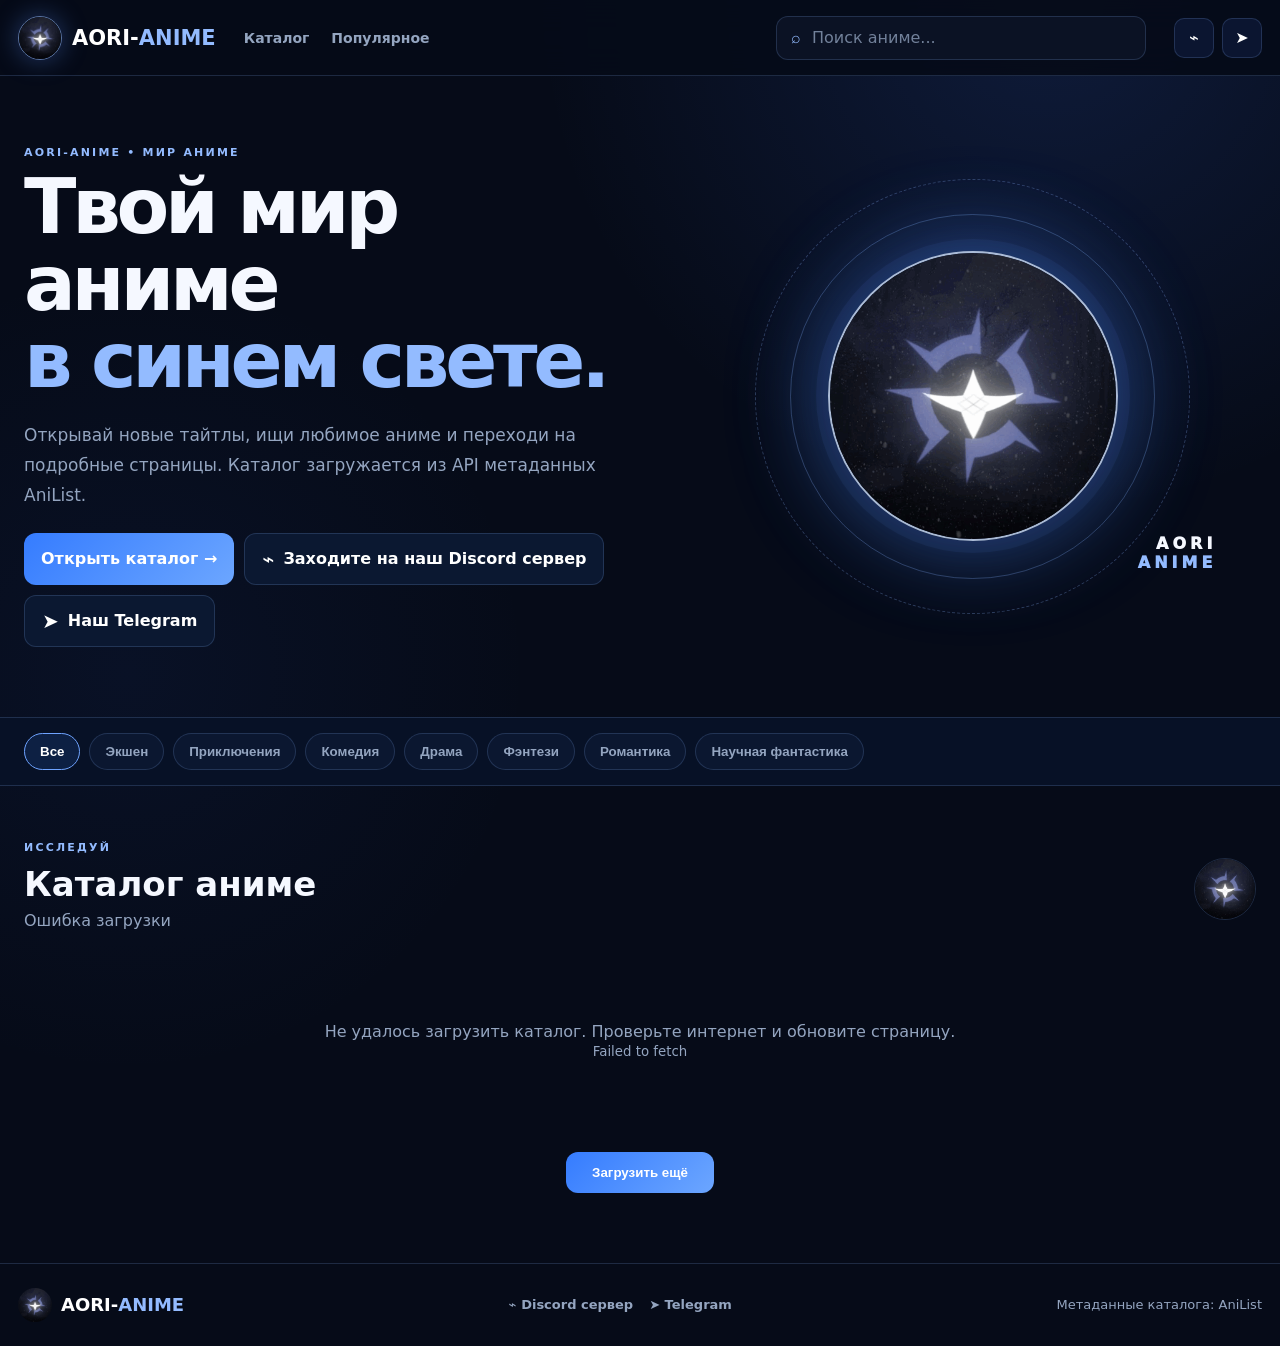
<file: index.html>
<!doctype html>
<html lang="ru">
<head>
  <meta charset="utf-8">
  <meta name="viewport" content="width=device-width,initial-scale=1">
  <title>AORI-ANIME — каталог аниме</title>
  <link rel="stylesheet" href="styles.css">
</head>
<body>
<header class="header">
  <a class="logo" href="./index.html">
    <img src="./aori-avatar.gif" alt="AORI-ANIME">
    <span>AORI-<b>ANIME</b></span>
  </a>

  <nav class="nav">
    <a href="#catalog">Каталог</a>
    <a href="#popular">Популярное</a>
  </nav>

  <label class="searchbox">
    <span>⌕</span>
    <input id="search" type="search" placeholder="Поиск аниме...">
  </label>

  <div class="header-social">
    <a class="icon-btn discord" href="https://discord.gg/aori" target="_blank" rel="noopener" title="Discord">⌁</a>
    <a class="icon-btn telegram" href="https://t.me/dscaori" target="_blank" rel="noopener" title="Telegram">➤</a>
  </div>
</header>

<main>
  <section class="hero">
    <div class="hero-copy">
      <p class="eyebrow">AORI-ANIME • МИР АНИМЕ</p>
      <h1>Твой мир аниме<br><span>в синем свете.</span></h1>
      <p class="lead">Открывай новые тайтлы, ищи любимое аниме и переходи на подробные страницы. Каталог загружается из API метаданных AniList.</p>
      <div class="hero-actions">
        <a class="primary" href="#catalog">Открыть каталог →</a>
        <a class="social-btn discord" href="https://discord.gg/aori" target="_blank" rel="noopener"><strong>⌁</strong> Заходите на наш Discord сервер</a>
        <a class="social-btn telegram" href="https://t.me/dscaori" target="_blank" rel="noopener"><strong>➤</strong> Наш Telegram</a>
      </div>
    </div>

    <div class="avatar-area" aria-label="AORI-ANIME">
      <div class="ring ring-a"></div>
      <div class="ring ring-b"></div>
      <div class="glow"></div>
      <img class="hero-avatar" src="./aori-avatar.gif" alt="Аватар сервера AORI-ANIME">
      <div class="avatar-caption">AORI<br><span>ANIME</span></div>
    </div>
  </section>

  <section class="filters" id="popular">
    <div class="filters-inner">
      <button class="genre active" data-genre="">Все</button>
      <button class="genre" data-genre="Action">Экшен</button>
      <button class="genre" data-genre="Adventure">Приключения</button>
      <button class="genre" data-genre="Comedy">Комедия</button>
      <button class="genre" data-genre="Drama">Драма</button>
      <button class="genre" data-genre="Fantasy">Фэнтези</button>
      <button class="genre" data-genre="Romance">Романтика</button>
      <button class="genre" data-genre="Sci-Fi">Научная фантастика</button>
    </div>
  </section>

  <section class="catalog-section" id="catalog">
    <div class="section-head">
      <div>
        <p class="eyebrow">ИССЛЕДУЙ</p>
        <h2 id="heading">Каталог аниме</h2>
        <p id="status" class="substatus">Подключаем каталог...</p>
      </div>
      <img class="small-avatar" src="./aori-avatar.gif" alt="">
    </div>

    <div id="grid" class="grid">
      <div class="loading">Загрузка аниме...</div>
    </div>

    <div class="more-wrap">
      <button id="more" class="more">Загрузить ещё</button>
    </div>
  </section>
</main>

<footer>
  <div class="footer-logo"><img src="./aori-avatar.gif" alt=""> AORI-<b>ANIME</b></div>
  <div class="footer-links">
    <a class="discord" href="https://discord.gg/aori" target="_blank" rel="noopener">⌁ Discord сервер</a>
    <a class="telegram" href="https://t.me/dscaori" target="_blank" rel="noopener">➤ Telegram</a>
  </div>
  <span>Метаданные каталога: AniList</span>
</footer>

<script src="app.js"></script>
</body>
</html>
</file>
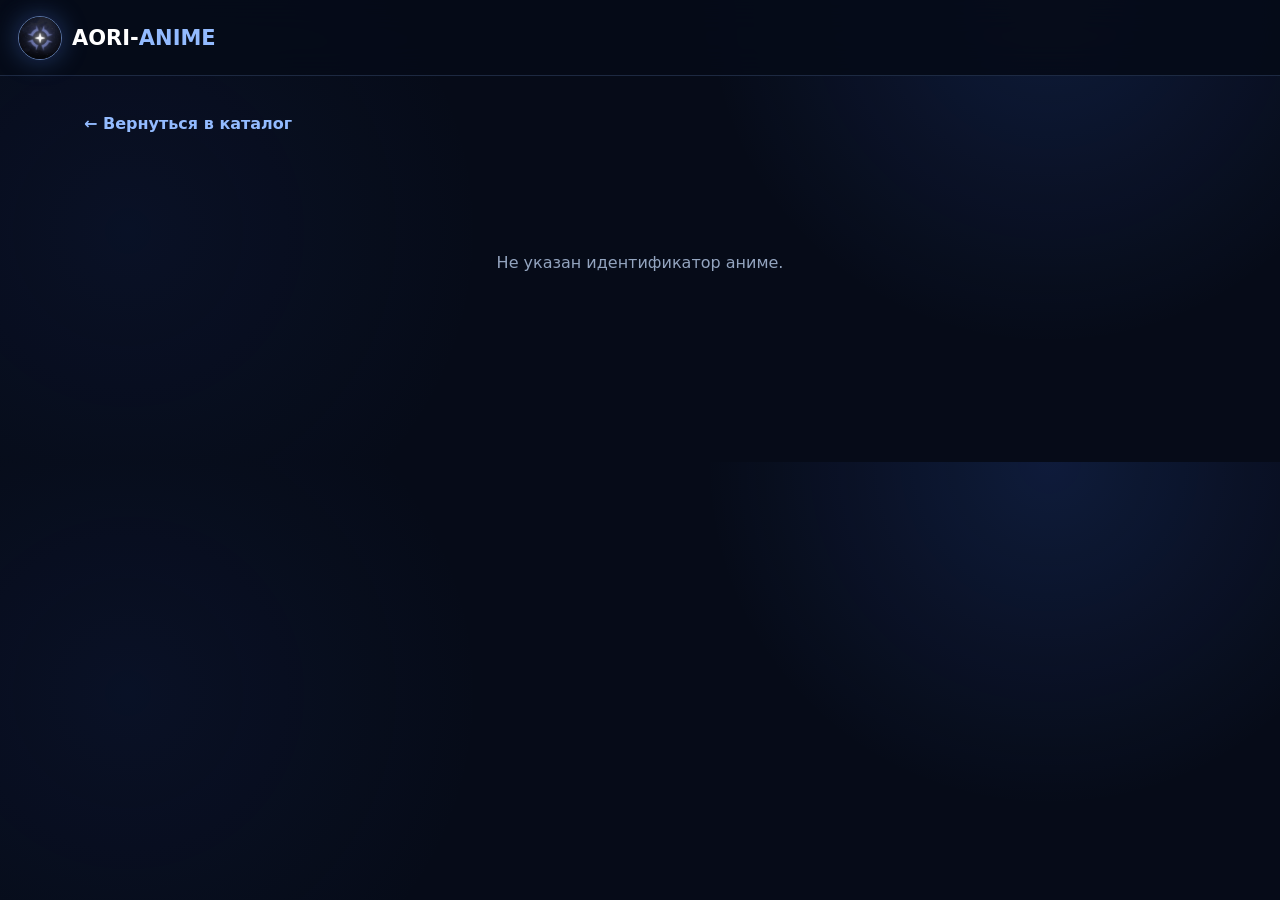
<file: anime.html>
<!doctype html>
<html lang="ru">
<head>
<meta charset="utf-8">
<meta name="viewport" content="width=device-width,initial-scale=1">
<title>AORI-ANIME</title>
<link rel="stylesheet" href="styles.css">
<style>
.detail{max-width:1160px;margin:auto;padding:38px 24px 70px}
.back{color:#93bbff;text-decoration:none;font-weight:800}
.detail-grid{display:grid;grid-template-columns:270px 1fr;gap:38px;margin-top:30px}
.detail-grid img{width:100%;border-radius:18px;border:1px solid var(--line)}
.detail-grid h1{font-size:clamp(36px,6vw,66px);margin:8px 0 14px}
.desc{color:var(--muted);line-height:1.8;font-size:16px}
.player{margin-top:38px;border:1px solid var(--line);border-radius:18px;overflow:hidden;background:#081329}
.player-head{padding:15px 20px;border-bottom:1px solid var(--line);display:flex;justify-content:space-between;gap:10px;align-items:center;flex-wrap:wrap}
.player-controls{display:flex;gap:10px;flex-wrap:wrap;padding:14px 20px;border-bottom:1px solid var(--line);background:#09142a}
.player-controls label{display:flex;align-items:center;gap:8px;color:var(--muted);font-size:14px}
.player-controls select{background:#0b1730;color:#fff;border:1px solid var(--line);border-radius:9px;padding:9px 12px;outline:none}
.video{aspect-ratio:16/9;background:#020611;display:grid;place-items:center}
.video video{width:100%;height:100%;display:block;background:#000}
.novideo{height:100%;min-height:340px;display:grid;place-items:center;text-align:center;color:var(--muted);padding:30px}
.novideo h3{color:#fff;margin:0 0 10px}
.novideo code{display:inline-block;background:#0b1730;border:1px solid var(--line);padding:3px 7px;border-radius:7px;color:#93bbff}
.community-watch{display:flex;gap:10px;flex-wrap:wrap;margin-top:18px}
.community-watch a{padding:12px 15px;border-radius:11px;color:white;text-decoration:none;font-weight:850;border:1px solid var(--line);background:#0b1730}
.note{font-size:13px;color:var(--muted);padding:0 20px 16px;margin:0}
@media(max-width:720px){.detail-grid{grid-template-columns:1fr}.detail-grid img{max-width:240px}.detail{padding:25px 18px}}
</style>
</head>
<body>
<header class="header">
  <a class="logo" href="./index.html">
    <img src="./aori-avatar.gif" alt="AORI-ANIME">
    <span>AORI-<b>ANIME</b></span>
  </a>
</header>

<main class="detail">
  <a class="back" href="./index.html">← Вернуться в каталог</a>
  <div id="detail" class="loading">Загрузка...</div>
</main>

<script src="./streams.js"></script>
<script>
const id = new URLSearchParams(location.search).get('id');
const API = 'https://graphql.anilist.co';
const query = `query($id:Int){
  Media(id:$id,type:ANIME){
    title{romaji english native}
    coverImage{large}
    description(asHtml:false)
    genres
    seasonYear
    episodes
    averageScore
  }
}`;

const esc = s => {
  const d=document.createElement('div');
  d.textContent=s||'';
  return d.innerHTML;
};

function getTitle(a){
  return a.title.english || a.title.romaji || a.title.native || 'Без названия';
}

function playerHtml(streamData){
  if(!streamData || !Array.isArray(streamData.episodes) || !streamData.episodes.length){
    return `
      <section class="player">
        <div class="player-head">
          <b>▶ Прямой просмотр</b>
          <span class="meta">Источник пока не подключён</span>
        </div>
        <div class="video">
          <div class="novideo">
            <div>
              <h3>Для этого аниме пока нет подключённого источника</h3>
              <p>На этой странице используется только встроенный плеер; трейлеры и автоматические переходы отключены.</p>
              <p>Прямой просмотр появится автоматически, когда для этого ID будет добавлен разрешённый источник в <code>streams.js</code>.</p>
            </div>
          </div>
        </div>
      </section>`;
  }

  const eps = streamData.episodes;
  const first = eps[0];
  const audio = first.audio || [];
  if(!audio.length){
    return `<section class="player"><div class="novideo">Для выбранной серии нет подключённых дорожек.</div></section>`;
  }

  return `
    <section class="player" id="playerBox">
      <div class="player-head">
        <b>▶ Прямой просмотр</b>
        <span class="meta">Воспроизведение на AORI-ANIME</span>
      </div>
      <div class="player-controls">
        <label>Серия
          <select id="episodeSelect">
            ${eps.map((e,i)=>`<option value="${i}">${esc(e.title || ('Серия '+e.number))}</option>`).join('')}
          </select>
        </label>
        <label>Озвучка / дорожка
          <select id="audioSelect"></select>
        </label>
      </div>
      <div class="video">
        <video id="animeVideo" controls playsinline preload="metadata"></video>
      </div>
      <p class="note">Видео воспроизводится прямо на странице. Источники добавляются владельцем сайта в конфигурацию разрешённых видеопотоков.</p>
    </section>`;
}

function setupPlayer(streamData){
  if(!streamData || !streamData.episodes || !streamData.episodes.length) return;

  const episodeSelect = document.getElementById('episodeSelect');
  const audioSelect = document.getElementById('audioSelect');
  const video = document.getElementById('animeVideo');

  function fillAudio(){
    const episode = streamData.episodes[Number(episodeSelect.value)];
    const tracks = episode.audio || [];
    audioSelect.innerHTML = tracks.map((track,i)=>`<option value="${i}">${esc(track.name || ('Дорожка '+(i+1)))}</option>`).join('');
    loadTrack();
  }

  function loadTrack(){
    const episode = streamData.episodes[Number(episodeSelect.value)];
    const track = (episode.audio || [])[Number(audioSelect.value)];
    if(!track) return;

    video.pause();
    video.removeAttribute('src');
    video.innerHTML='';

    // Обычные MP4/WebM воспроизводятся встроенным HTML5-плеером.
    // Для HLS .m3u8 нужен браузер с нативной поддержкой HLS или отдельный разрешённый HLS-плеер.
    const source=document.createElement('source');
    source.src=track.src;
    source.type=track.type || '';
    video.appendChild(source);
    video.load();
  }

  episodeSelect.addEventListener('change', fillAudio);
  audioSelect.addEventListener('change', loadTrack);
  fillAudio();
}

if(!id || !Number(id)){
  document.getElementById('detail').innerHTML='<div class="loading">Не указан идентификатор аниме.</div>';
} else {
  fetch(API,{
    method:'POST',
    headers:{'Content-Type':'application/json','Accept':'application/json'},
    body:JSON.stringify({query,variables:{id:Number(id)}})
  })
  .then(r=>{
    if(!r.ok) throw Error('Ошибка сети: '+r.status);
    return r.json();
  })
  .then(j=>{
    if(j.errors) throw Error(j.errors[0].message);
    const a=j.data.Media;
    const t=getTitle(a);
    document.title=t+' — AORI-ANIME';

    const localStreamData=(window.AORI_STREAMS||{})[String(id)] || (window.AORI_STREAMS||{})[Number(id)];

    document.getElementById('detail').innerHTML=`
      <section class="detail-grid">
        <img src="${a.coverImage.large||''}" alt="${esc(t)}">
        <div>
          <p class="eyebrow">AORI-ANIME • СТРАНИЦА АНИМЕ</p>
          <h1>${esc(t)}</h1>
          <p class="meta">${a.seasonYear||'—'} · ${a.episodes||'—'} эп. · ★ ${a.averageScore?(a.averageScore/10).toFixed(1):'—'}</p>
          <div class="tags">${(a.genres||[]).map(g=>`<span class="tag">${esc(g)}</span>`).join('')}</div>
          <p class="desc">${esc((a.description||'Описание отсутствует.').replace(/<[^>]*>/g,''))}</p>
        </div>
      </section>
      ${playerHtml(localStreamData)}
      <div class="community-watch">
        <a class="discord" href="https://discord.gg/aori" target="_blank" rel="noopener">⌁ Зайти на Discord сервер</a>
        <a class="telegram" href="https://t.me/dscaori" target="_blank" rel="noopener">➤ Наш Telegram</a>
      </div>`;
    setupPlayer(localStreamData);
  })
  .catch(e=>{
    document.getElementById('detail').innerHTML=`<div class="loading">Ошибка загрузки: ${esc(e.message)}</div>`;
  });
}
</script>
</body>
</html>
</file>
<file: styles.css>
:root{
  --bg:#060b18; --panel:#0b1430; --panel2:#0d1a35; --line:rgba(139,184,255,.18);
  --text:#f5f8ff; --muted:#94a5c0; --blue:#5b91ff; --blue2:#93bbff;
  --discord:#5865F2; --telegram:#229ED9;
}
*{box-sizing:border-box}
html{scroll-behavior:smooth}
body{margin:0;background:radial-gradient(circle at 82% 0,rgba(65,120,255,.15),transparent 30%),radial-gradient(circle at 10% 50%,rgba(39,79,180,.09),transparent 30%),var(--bg);color:var(--text);font-family:Inter,system-ui,-apple-system,"Segoe UI",Arial,sans-serif}
.header{height:76px;padding:0 max(18px,calc((100vw - 1360px)/2));display:flex;align-items:center;gap:28px;border-bottom:1px solid var(--line);background:rgba(6,11,24,.92);backdrop-filter:blur(16px);position:sticky;top:0;z-index:10}
.logo{display:flex;align-items:center;gap:10px;color:#fff;text-decoration:none;font-weight:900;font-size:21px;white-space:nowrap}
.logo img{width:44px;height:44px;object-fit:cover;border-radius:50%;border:1px solid rgba(147,187,255,.6);box-shadow:0 0 26px rgba(91,145,255,.35)}
.logo b,.footer-logo b{color:var(--blue2)}
.nav{display:flex;gap:22px}.nav a{color:var(--muted);text-decoration:none;font-weight:750;font-size:14px}.nav a:hover{color:#fff}
.searchbox{margin-left:auto;width:min(370px,32vw);height:44px;display:flex;align-items:center;gap:9px;padding:0 14px;border:1px solid var(--line);border-radius:12px;background:#0b1224;color:var(--blue2)}
.searchbox input{width:100%;border:0;outline:0;background:transparent;color:#fff;font:inherit}.searchbox input::placeholder{color:#72819a}
.header-social{display:flex;gap:8px}.icon-btn{width:40px;height:40px;display:grid;place-items:center;border-radius:10px;text-decoration:none;font-weight:900;border:1px solid var(--line);background:#0b1530;color:#fff}
.discord{--brand:var(--discord)}.telegram{--brand:var(--telegram)}
.icon-btn.discord{animation:discordGlow 1.4s infinite}.icon-btn.telegram{animation:telegramGlow 1.4s infinite}
.hero{max-width:1360px;margin:auto;min-height:530px;padding:70px 24px;display:grid;grid-template-columns:1.05fr .95fr;align-items:center;gap:40px}
.eyebrow{margin:0 0 10px;color:var(--blue2);font-size:11px;font-weight:900;letter-spacing:.2em}
h1{margin:0;font-size:clamp(48px,6vw,88px);line-height:1;letter-spacing:-.055em}h1 span{color:var(--blue2)}
.lead{max-width:650px;color:var(--muted);font-size:17px;line-height:1.75;margin:22px 0}
.hero-actions{display:flex;gap:10px;flex-wrap:wrap}.primary,.social-btn{display:inline-flex;align-items:center;gap:9px;padding:13px 17px;border-radius:12px;text-decoration:none;color:#fff;font-weight:850;border:1px solid var(--line)}
.primary{background:linear-gradient(135deg,#357cff,#6ca6ff);border:0}.social-btn{background:#0b1831}.social-btn strong{font-size:20px}
.social-btn.discord strong{animation:discordGlow 1.4s infinite}.social-btn.telegram strong{animation:telegramGlow 1.4s infinite}
.avatar-area{height:390px;position:relative;display:grid;place-items:center}.hero-avatar{position:relative;z-index:2;width:min(290px,70vw);aspect-ratio:1;object-fit:cover;border-radius:50%;border:2px solid rgba(210,228,255,.8);box-shadow:0 0 0 12px rgba(91,145,255,.07),0 0 100px rgba(71,132,255,.36);animation:float 5s ease-in-out infinite}
.ring{position:absolute;border-radius:50%;border:1px solid rgba(142,184,255,.28)}.ring-a{width:365px;height:365px}.ring-b{width:435px;height:435px;border-style:dashed;animation:spin 35s linear infinite}.glow{position:absolute;width:300px;height:300px;background:#4c8dff33;border-radius:50%;filter:blur(45px)}
.avatar-caption{position:absolute;right:7%;bottom:5%;z-index:3;font-weight:950;letter-spacing:.25em;text-align:right}.avatar-caption span{color:var(--blue2)}
.filters{border-top:1px solid var(--line);border-bottom:1px solid var(--line);background:#071126}.filters-inner{max-width:1360px;margin:auto;padding:15px 24px;display:flex;gap:9px;overflow-x:auto}.genre{white-space:nowrap;padding:10px 15px;border-radius:999px;border:1px solid var(--line);background:#0b1730;color:var(--muted);cursor:pointer;font-weight:750}.genre.active,.genre:hover{color:#fff;border-color:#6ea3ff;background:#397dff22}
.catalog-section{max-width:1360px;margin:auto;padding:55px 24px 70px}.section-head{display:flex;justify-content:space-between;align-items:center;margin-bottom:25px}.section-head h2{margin:0;font-size:34px}.substatus{margin:7px 0;color:var(--muted)}.small-avatar{width:62px;height:62px;object-fit:cover;border-radius:50%;border:1px solid var(--line)}
.grid{display:grid;grid-template-columns:repeat(auto-fill,minmax(185px,1fr));gap:17px}.card{background:linear-gradient(180deg,#0c1932,#081329);border:1px solid var(--line);border-radius:15px;overflow:hidden;cursor:pointer;transition:.2s}.card:hover{transform:translateY(-5px);border-color:#70a6ff;box-shadow:0 18px 38px #0008}
.poster{aspect-ratio:2/3;position:relative;background:#0a1530}.poster img{width:100%;height:100%;object-fit:cover;display:block}.score{position:absolute;right:8px;top:8px;background:#07101ddd;border:1px solid var(--line);border-radius:8px;padding:5px 7px;font-size:12px}
.info{padding:12px}.title{font-weight:850;line-height:1.35;min-height:43px}.meta{font-size:12px;color:var(--muted);margin:7px 0}.tags{display:flex;gap:5px;flex-wrap:wrap}.tag{font-size:10px;color:#b9d5ff;background:#4c8cff18;border-radius:5px;padding:4px 6px}
.loading{grid-column:1/-1;padding:60px;text-align:center;color:var(--muted)}.more-wrap{text-align:center;padding-top:32px}.more{padding:13px 26px;border:0;border-radius:12px;background:linear-gradient(135deg,#357cff,#6ca6ff);color:#fff;font-weight:850;cursor:pointer}.more:disabled{opacity:.6}
footer{border-top:1px solid var(--line);padding:24px max(18px,calc((100vw - 1360px)/2));display:flex;align-items:center;justify-content:space-between;gap:20px;color:var(--muted);font-size:13px}.footer-logo{display:flex;align-items:center;color:#fff;font-size:18px;font-weight:900}.footer-logo img{width:34px;height:34px;object-fit:cover;border-radius:50%;margin-right:9px}.footer-links{display:flex;gap:16px}.footer-links a{color:var(--muted);text-decoration:none;font-weight:750}.footer-links a:hover{color:#fff}.footer-links .discord{animation:discordGlow 1.4s infinite}.footer-links .telegram{animation:telegramGlow 1.4s infinite}
@keyframes float{50%{transform:translateY(-12px)}}@keyframes spin{to{transform:rotate(360deg)}}@keyframes discordGlow{0%,100%{filter:drop-shadow(0 0 2px var(--discord));opacity:.7}50%{filter:drop-shadow(0 0 12px var(--discord));opacity:1}}@keyframes telegramGlow{0%,100%{filter:drop-shadow(0 0 2px var(--telegram));opacity:.7}50%{filter:drop-shadow(0 0 12px var(--telegram));opacity:1}}
@media(max-width:850px){.header{height:auto;min-height:70px;flex-wrap:wrap;padding:12px 18px;gap:12px}.nav{display:none}.searchbox{order:3;width:100%;margin-left:0}.hero{grid-template-columns:1fr;text-align:center;padding-top:45px}.hero-copy{order:2}.avatar-area{order:1;height:330px}.hero-actions{justify-content:center}.lead{margin-left:auto;margin-right:auto}.ring-a{width:290px;height:290px}.ring-b{width:340px;height:340px}.hero-avatar{width:225px}.avatar-caption{right:8%}.grid{grid-template-columns:repeat(2,minmax(0,1fr));gap:11px}.catalog-section{padding-top:40px}footer{flex-direction:column;text-align:center}.footer-links{justify-content:center}}
</file>
